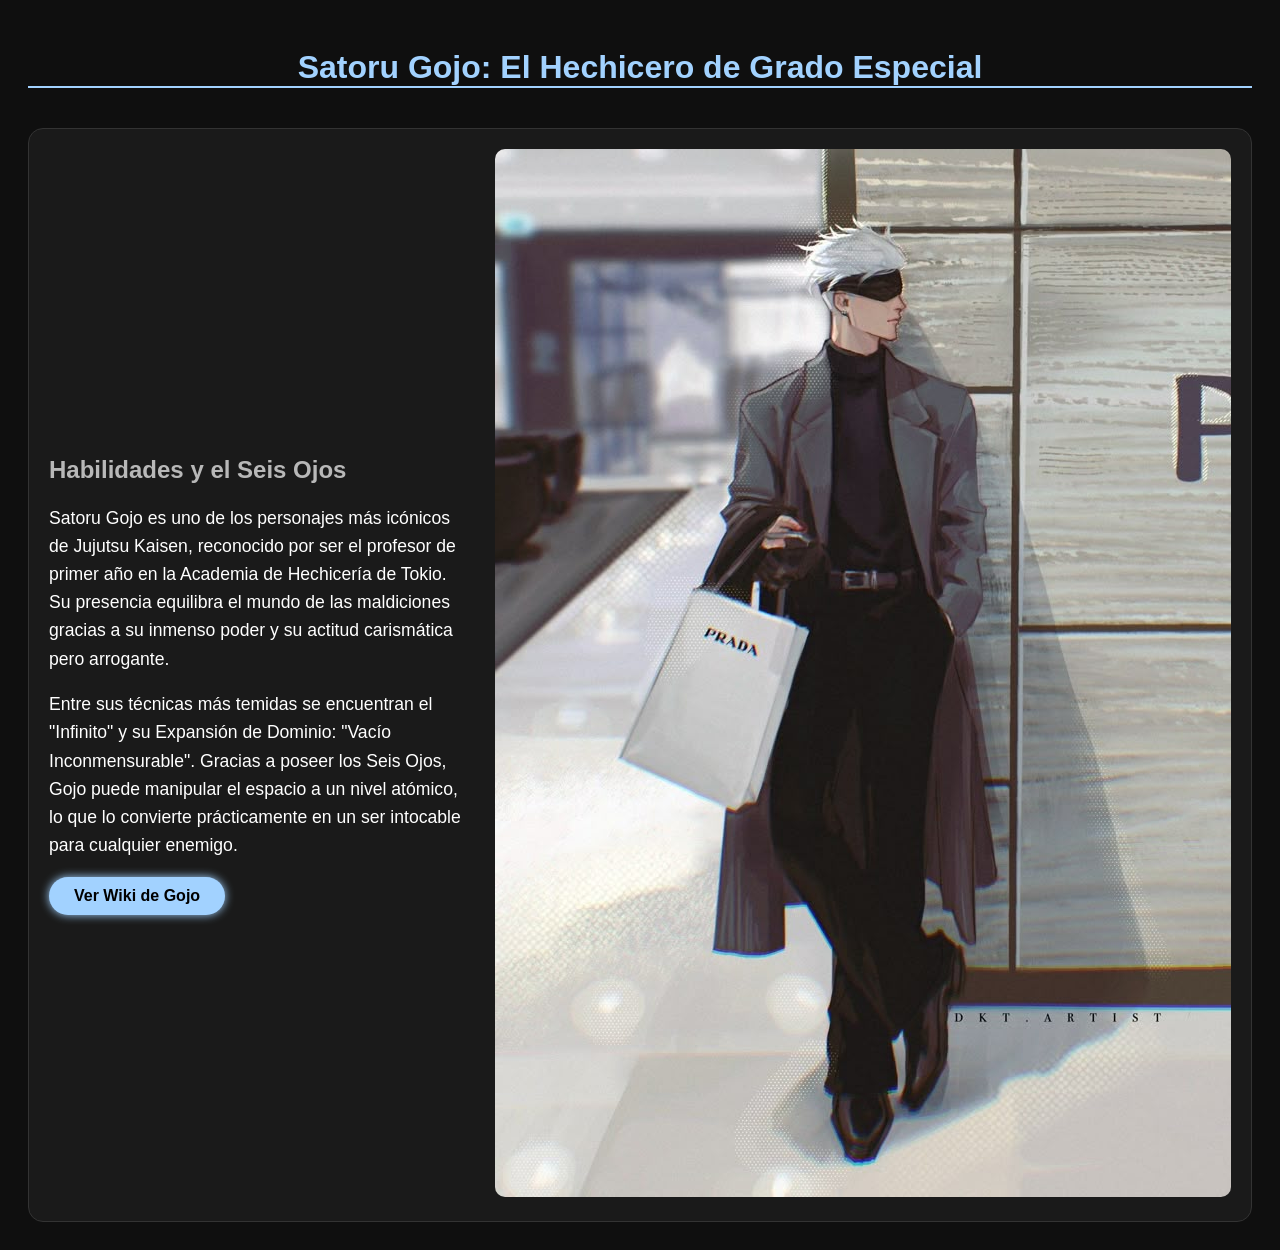
<file: index.html>
<!DOCTYPE html>
<html lang="es">
<head>
    <meta charset="UTF-8">
    <title>Satoru Gojo - Jujutsu Kaisen</title>
    <link rel="stylesheet" href="css/styles.css">
</head>
<body>
    <h1>Satoru Gojo: El Hechicero de Grado Especial</h1>

    <section class="contenedor-gojo">
    <div class="texto">
        <h2>Habilidades y el Seis Ojos</h2>

        <p>Satoru Gojo es uno de los personajes más icónicos de Jujutsu Kaisen, reconocido por ser el profesor de primer año en la Academia de Hechicería de Tokio. Su presencia equilibra el mundo de las maldiciones gracias a su inmenso poder y su actitud carismática pero arrogante.</p>

        <p>Entre sus técnicas más temidas se encuentran el "Infinito" y su Expansión de Dominio: "Vacío Inconmensurable". Gracias a poseer los Seis Ojos, Gojo puede manipular el espacio a un nivel atómico, lo que lo convierte prácticamente en un ser intocable para cualquier enemigo.</p>

        <a href="https://jujutsu-kaisen.fandom.com/es/wiki/Satoru_Gojo" target="_blank" class="mi-boton-wiki">
    Ver Wiki de Gojo</a>
    </div>
    <div class="image">
        <img src="img/gojo.jpg" alt="Satoru Gojo" style="width: 100%; border-radius: 10px;">
    </div>
    
    </section>
    


</body>
</html>
</file>
<file: css/styles.css>
body {
    background-color: #0f0f0f; /* Negro oscuro */
    color: #ffffff; /* Texto blanco */
    font-family: Arial, sans-serif;
    padding: 20px;
}

h1 {
    color: #a2d2ff; /* Azul claro como sus ojos */
    text-align: center;
    border-bottom: 2px solid #a2d2ff;
}

h2 {
    color: #b8b8b8;
}

p {
    line-height: 1.6;
    font-size: 1.1em;
}

.mi-boton-wiki {
    display: inline-block;
    background-color: #a2d2ff;
    color: #000;
    padding: 10px 25px;
    text-decoration: none; /* Quita la línea de subrayado del enlace */
    border-radius: 25px;
    font-weight: bold;
    box-shadow: 0 0 10px #a2d2ff;
    transition: 0.3s; /* Para que el efecto al pasar el mouse sea suave */
}

.mi-boton-wiki:hover {
    background-color: #ffffff;
    box-shadow: 0 0 20px #ffffff;
    transform: scale(1.05); /* Se hace un poquito más grande */
}
.contenedor-gojo {
    display: flex;         /* Activa el modo de cajas alineadas */
    align-items: center;   /* Centra el texto verticalmente respecto a la imagen */
    gap: 30px;            /* Espacio de separación entre el texto y la foto */
    margin-top: 40px;
    background: #1a1a1a;   /* Un fondo ligeramente distinto para resaltar la caja */
    padding: 20px;
    border-radius: 15px;
    border: 1px solid #333;
}

.texto {
    flex: 1;               /* Toma el espacio necesario */
    text-align: left;      /* Alinea el texto a la izquierda */
}

.imagen {
    flex: 1;               /* La imagen ocupará la otra mitad */
    display: flex;
    justify-content: center;
}

/* Para que en celulares se ponga uno arriba del otro */
@media (max-width: 600px) {
    .contenedor-gojo {
        flex-direction: column;
    }
}
</file>
